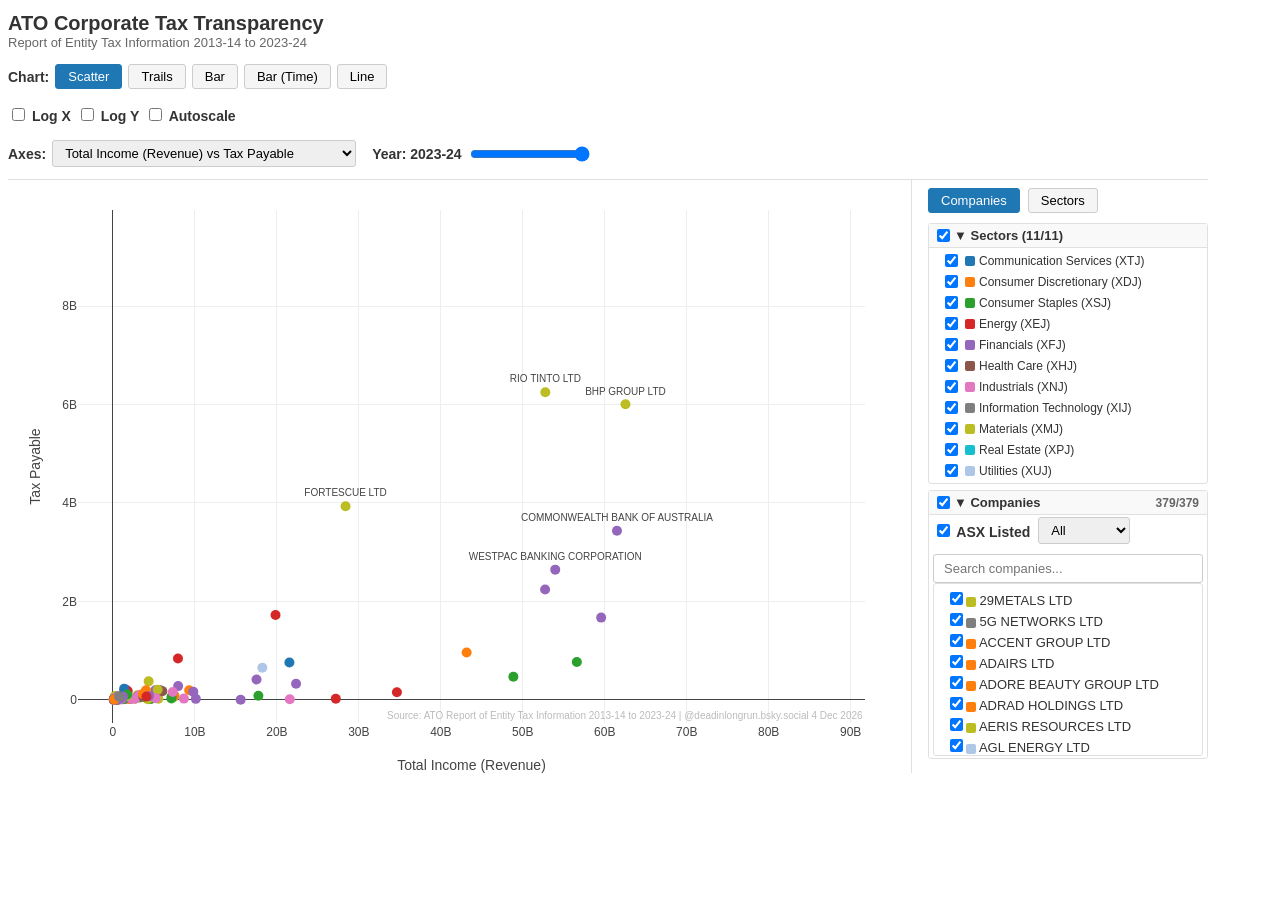
<file: index.html>
<!DOCTYPE html>
<html lang="en">
<head>
  <meta charset="UTF-8">
  <meta name="viewport" content="width=device-width, initial-scale=1.0">
  <title>Corporate Tax Data Explorer</title>
  <!-- Plotly.js for chart rendering (no build step required) -->
  <script src="https://cdn.plot.ly/plotly-2.35.2.min.js" charset="utf-8"></script>
  <link rel="stylesheet" href="styles.css">
  <style>body { margin: 0; padding: 8px; }</style>
</head>
<body>
  <!-- Container: data-csv-url tells the app where to fetch the CSV data -->
  <div id="tax-chart" class="taxchart" data-csv-url="ato-tax-transparency.csv"></div>

  <!-- Load order matters: data.js (parsing) → charts.js (rendering) → controls.js (UI + init) -->
  <script src="data.js"></script>
  <script src="charts.js"></script>
  <script src="controls.js"></script>
  <script>TaxChart.init('#tax-chart');</script>
</body>
</html>
</file>
<file: styles.css>
/*
 * styles.css — All styles for TaxChart, scoped with .taxchart- prefix.
 * Layout: 85vh container with flexbox (top bar + main area with chart + side panel).
 * Responsive: stacks vertically below 600px.
 */

/* ── Container ── */
.taxchart {
  font-family: -apple-system, BlinkMacSystemFont, "Segoe UI", Roboto, sans-serif;
  font-size: 14px;
  color: #333;
  max-width: 1200px;
  height: 85vh;
  display: flex;
  flex-direction: column;
  overflow: hidden;
}

/* ── Title ── */
.taxchart-title {
  font-size: 20px;
  font-weight: 700;
  margin: 4px 0 0 0;
}

.taxchart-subtitle {
  font-size: 13px;
  color: #666;
  margin: 0 0 2px 0;
}

/* ── Top control bar ── */
.taxchart-top-bar {
  display: flex;
  flex-wrap: wrap;
  align-items: center;
  gap: 16px;
  padding: 12px 0;
  border-bottom: 1px solid #e0e0e0;
  flex-shrink: 0;
}

.taxchart-control-group {
  display: flex;
  align-items: center;
  gap: 6px;
}

.taxchart-label {
  font-weight: 600;
  white-space: nowrap;
}

.taxchart-mode-btn {
  padding: 4px 12px;
  border: 1px solid #ccc;
  background: #f5f5f5;
  cursor: pointer;
  font-size: 13px;
  border-radius: 3px;
}

.taxchart-mode-btn.taxchart-active {
  background: #1f77b4;
  color: white;
  border-color: #1f77b4;
}

.taxchart-mode-btn:hover:not(.taxchart-active) {
  background: #e0e0e0;
}

.taxchart-select {
  padding: 4px 8px;
  font-size: 13px;
  border: 1px solid #ccc;
  border-radius: 3px;
}

.taxchart-slider {
  width: 120px;
}

.taxchart-error {
  color: #d62728;
  padding: 20px;
}

.taxchart-loading {
  color: #666;
  padding: 20px;
}

.taxchart-prompt {
  color: #999;
  text-align: center;
  padding: 60px 20px;
  font-size: 16px;
}

/* ── Main layout: chart + side panel ── */
.taxchart-main-area {
  display: flex;
  gap: 16px;
  flex: 1;
  min-height: 0;
}

.taxchart-chart-area {
  flex: 1;
  min-width: 0;
  min-height: 0;
}

/* ── Side panel: selection controls ── */
.taxchart-side-panel {
  width: 280px;
  flex-shrink: 0;
  padding: 8px 0;
  border-left: 1px solid #e0e0e0;
  padding-left: 16px;
  display: flex;
  flex-direction: column;
  min-height: 0;
}

.taxchart-toggle-row {
  display: flex;
  gap: 8px;
  margin-bottom: 10px;
}

.taxchart-filter-row {
  display: flex;
  flex-wrap: wrap;
  align-items: center;
  gap: 6px;
  margin-bottom: 10px;
}

.taxchart-filter-row .taxchart-select {
  min-width: 0;
  max-width: 100%;
}

.taxchart-filter-row {
  display: flex;
  align-items: center;
  gap: 8px;
  margin-bottom: 6px;
}

.taxchart-select-count {
  font-size: 12px;
  font-weight: 600;
  color: #666;
  white-space: nowrap;
}

.taxchart-search {
  flex: none;
  width: 100%;
  box-sizing: border-box;
  padding: 6px 10px;
  font-size: 13px;
  border: 1px solid #ccc;
  border-radius: 3px;
}

.taxchart-list {
  flex: 1;
  min-height: 0;
  overflow-y: auto;
  border: 1px solid #e0e0e0;
  border-radius: 3px;
  padding: 4px;
}

.taxchart-list-item {
  display: block;
  padding: 1px 8px;
  cursor: pointer;
  font-size: 12px;
  font-size: 13px;
  white-space: nowrap;
}

.taxchart-list-item:hover {
  background: #f0f0f0;
}

.taxchart-swatch {
  display: inline-block;
  width: 10px;
  height: 10px;
  min-width: 10px;
  min-height: 10px;
  flex-shrink: 0;
  border-radius: 2px;
  vertical-align: middle;
}

/* ── Sector multi-select dropdown ── */
.taxchart-sector-dropdown {
  position: relative;
  display: inline-block;
}

.taxchart-sector-dropdown-btn {
  padding: 4px 8px;
  font-size: 13px;
  border: 1px solid #ccc;
  border-radius: 3px;
  background: #fff;
  cursor: pointer;
  min-width: 140px;
  text-align: left;
}

.taxchart-sector-dropdown-list {
  position: absolute;
  top: 100%;
  left: 0;
  z-index: 100;
  background: #fff;
  border: 1px solid #ccc;
  border-radius: 3px;
  max-height: 250px;
  overflow-y: auto;
  min-width: 220px;
  box-shadow: 0 2px 8px rgba(0,0,0,0.15);
}

.taxchart-sector-dropdown-btnrow {
  display: flex;
  gap: 6px;
  padding: 6px 8px;
  border-bottom: 1px solid #e0e0e0;
}

.taxchart-sector-dropdown-item {
  display: flex;
  align-items: center;
  gap: 4px;
  padding: 1px 8px;
  cursor: pointer;
  font-size: 12px;
  white-space: nowrap;
}

.taxchart-sector-dropdown-item:hover {
  background: #f0f0f0;
}

/* ── Floating sector legend overlay ── */
.taxchart-legend {
  position: absolute;
  top: 40px;
  left: 10px;
  z-index: 50;
  background: rgba(255, 255, 255, 0.92);
  border: 1px solid #ccc;
  border-radius: 4px;
  padding: 6px 8px;
  font-size: 12px;
  max-height: 280px;
  overflow-y: auto;
  box-shadow: 0 1px 4px rgba(0,0,0,0.1);
}

.taxchart-legend-toggle {
  cursor: pointer;
  font-weight: 600;
  font-size: 12px;
  margin-bottom: 4px;
  user-select: none;
}

.taxchart-legend-btnrow {
  display: flex;
  gap: 4px;
  margin-bottom: 4px;
}

.taxchart-legend-btnrow button {
  padding: 2px 6px;
  font-size: 11px;
  border: 1px solid #ccc;
  background: #f5f5f5;
  border-radius: 2px;
  cursor: pointer;
}

.taxchart-legend-item {
  display: flex;
  align-items: center;
  gap: 4px;
  padding: 1px 0;
  cursor: pointer;
  white-space: nowrap;
}

.taxchart-legend-item:hover {
  background: #f0f0f0;
}

/* ── Collapsible sector panel in side panel ── */
.taxchart-sector-panel {
  border: 1px solid #e0e0e0;
  border-radius: 3px;
  margin-bottom: 6px;
}

.taxchart-sector-panel:last-child {
  display: flex;
  flex-direction: column;
  min-height: 0;
  flex: 1;
}

.taxchart-sector-panel-header {
  display: flex;
  align-items: center;
  justify-content: space-between;
  padding: 4px 8px;
  cursor: pointer;
  background: #f9f9f9;
  user-select: none;
  font-weight: 600;
  font-size: 13px;
}

.taxchart-sector-panel-header:hover {
  background: #f0f0f0;
}

.taxchart-sector-panel-body {
  padding: 2px 4px;
  border-top: 1px solid #e0e0e0;
  display: flex;
  flex-direction: column;
  min-height: 0;
  flex: 1;
}


/* ── Mobile: stack vertically ── */
@media (max-width: 600px) {
  .taxchart-top-bar {
    flex-direction: column;
    align-items: flex-start;
  }

  .taxchart-main-area {
    flex-direction: column;
  }

  .taxchart-side-panel {
    width: 100%;
    border-left: none;
    border-top: 1px solid #e0e0e0;
    padding-left: 0;
    padding-top: 12px;
  }

  .taxchart-filter-row {
    flex-wrap: wrap;
  }

  .taxchart-slider {
    width: 100%;
  }
}
</file>
